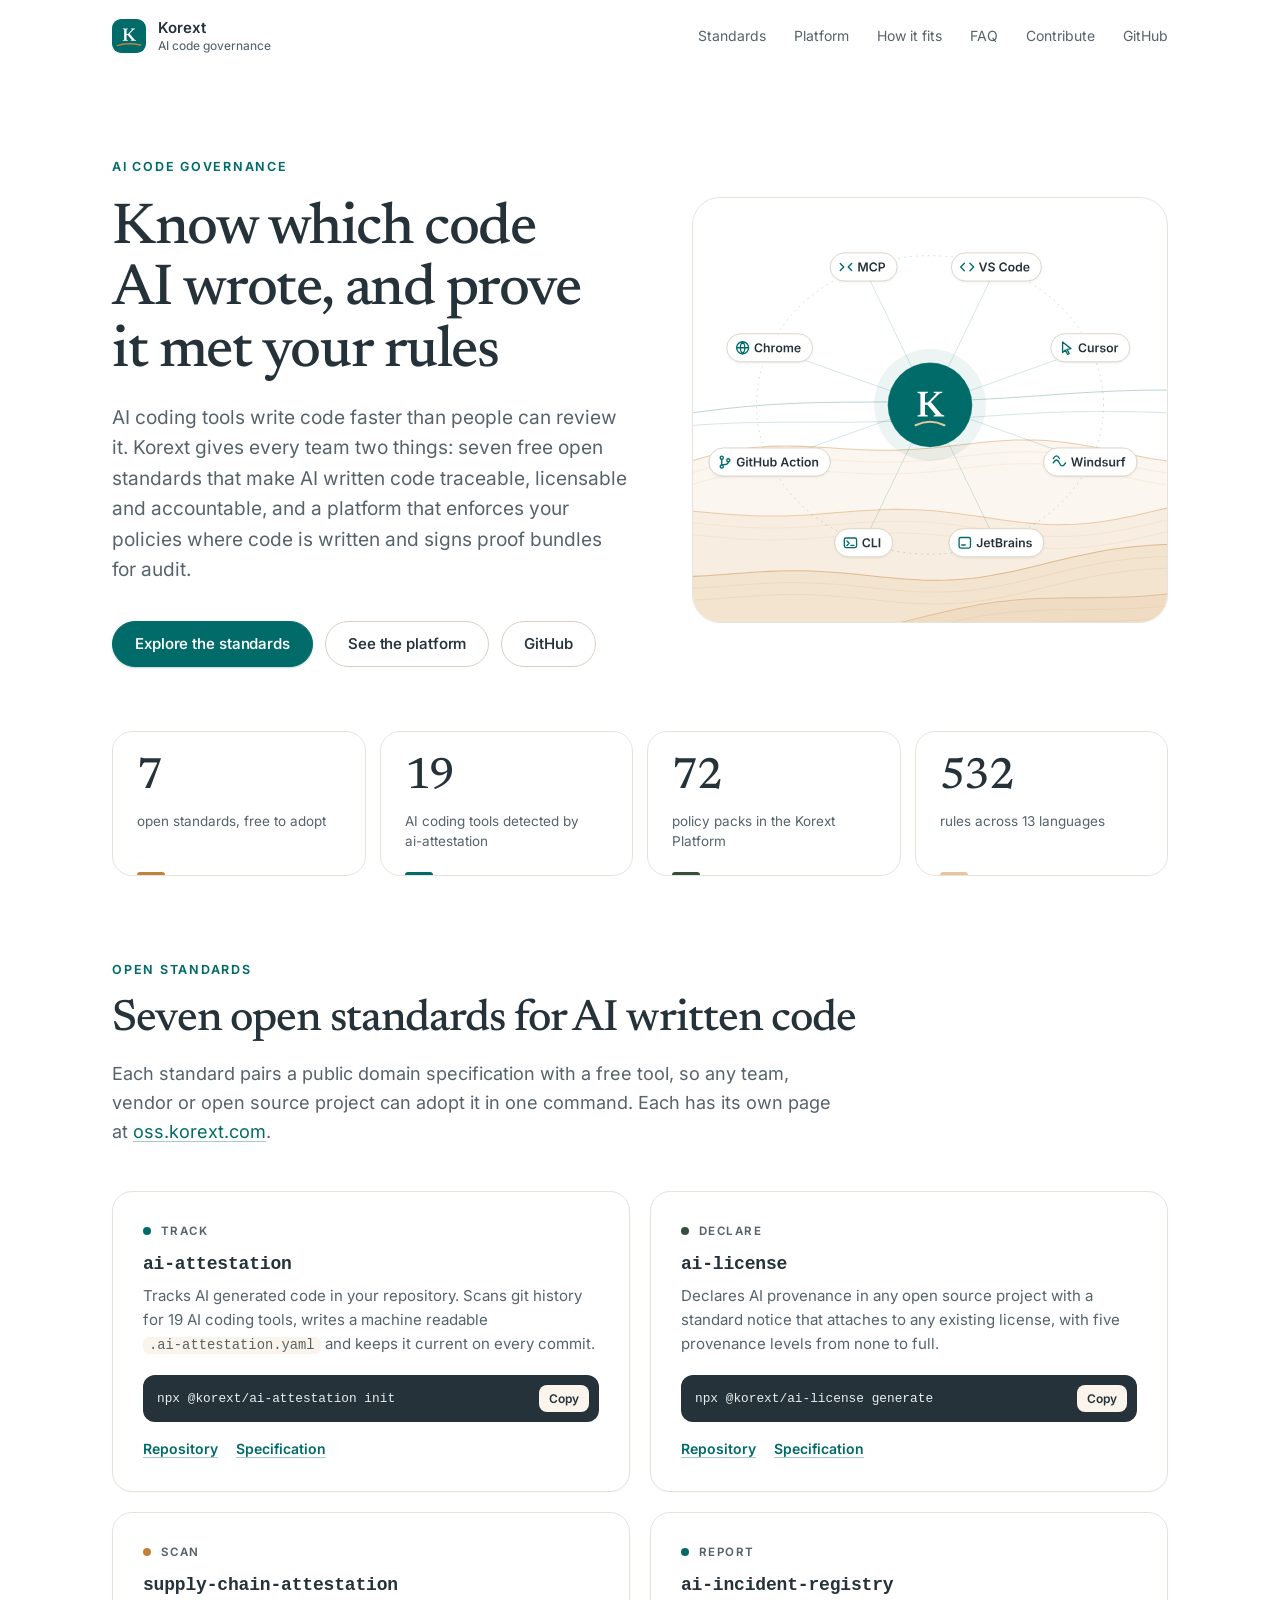
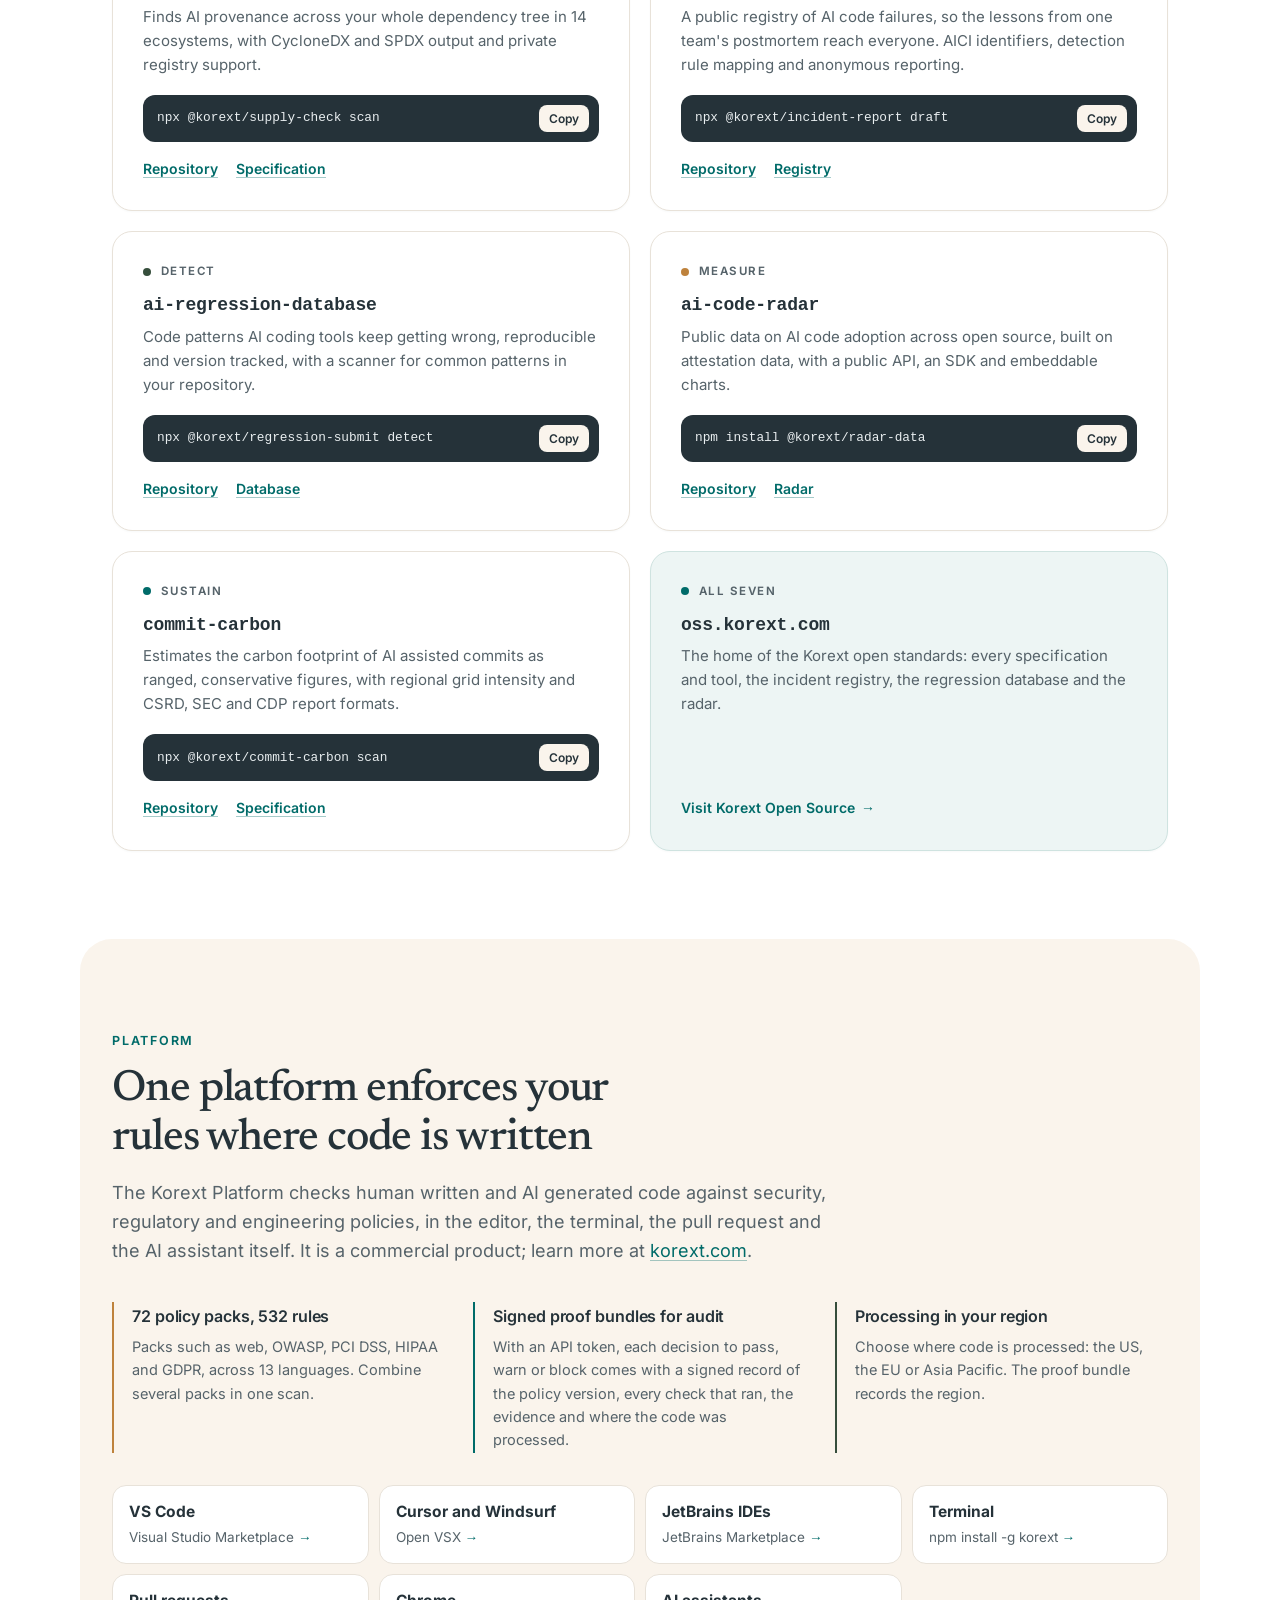
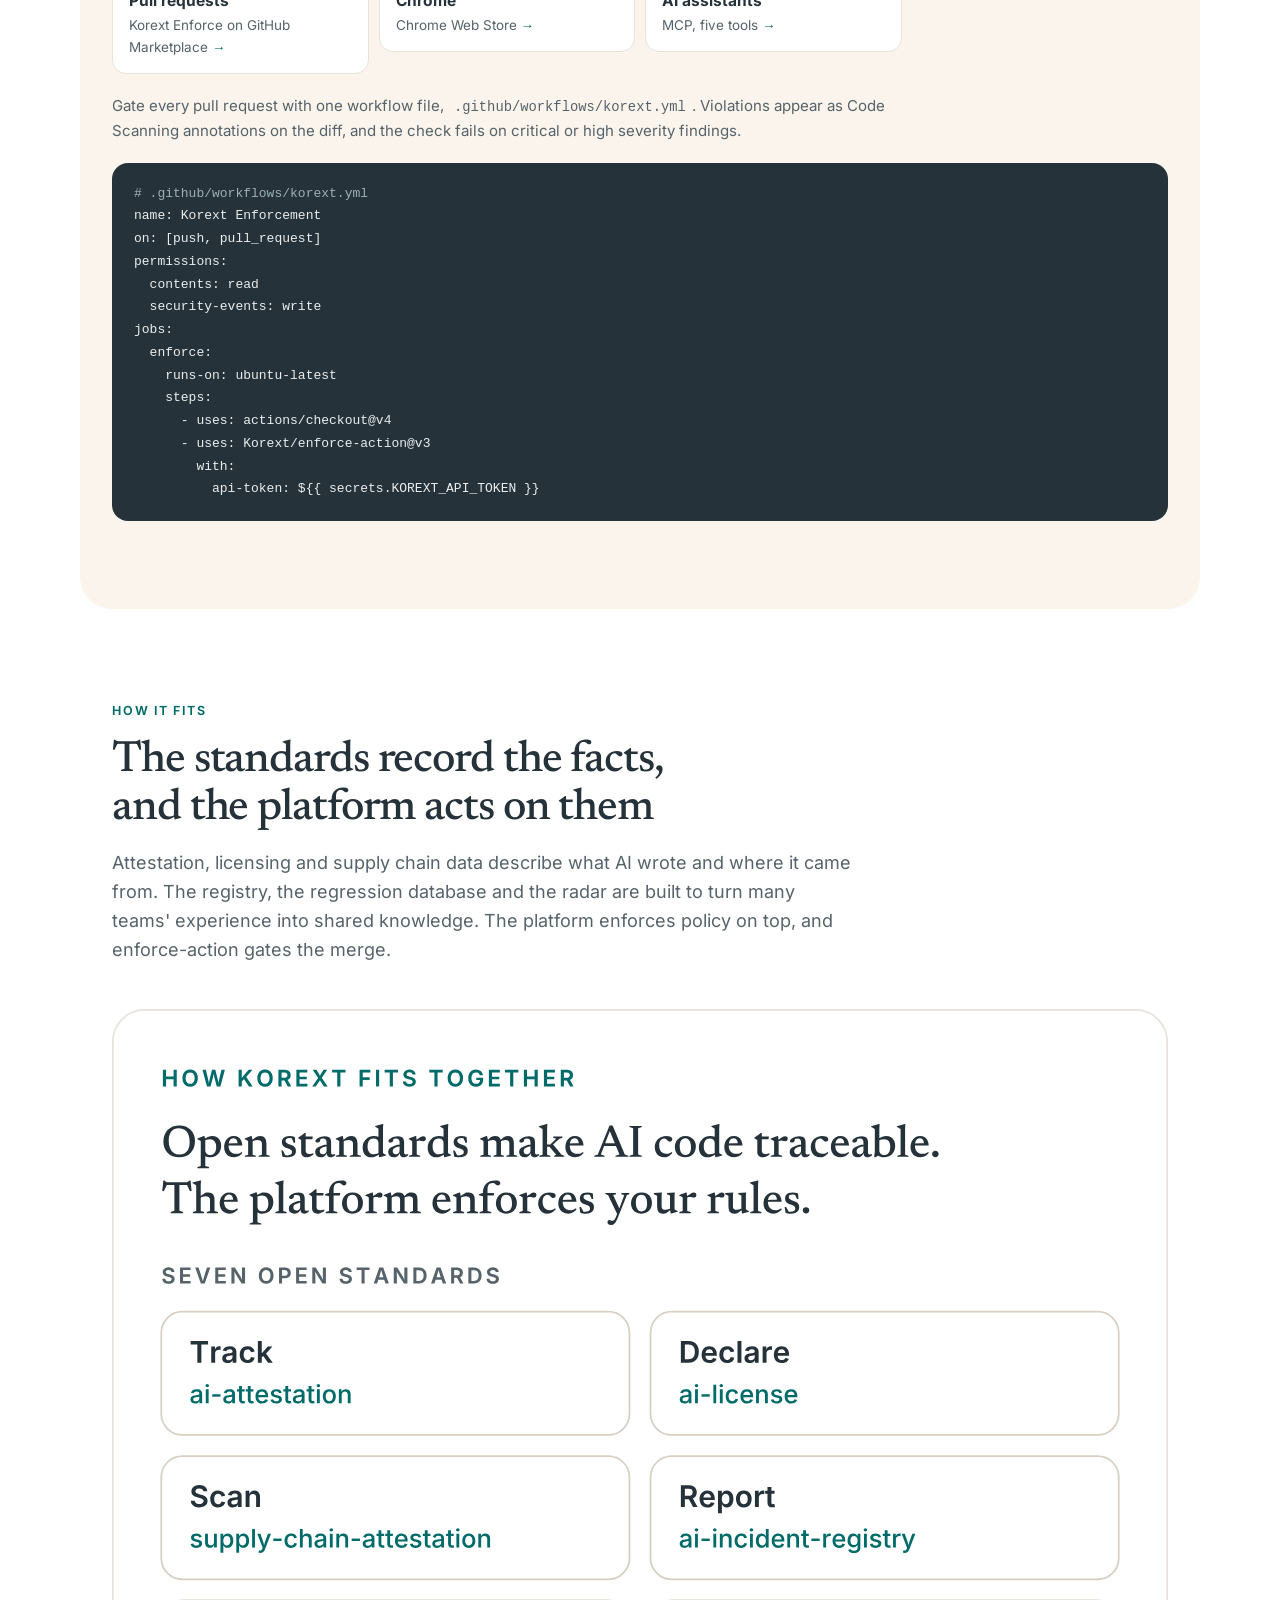
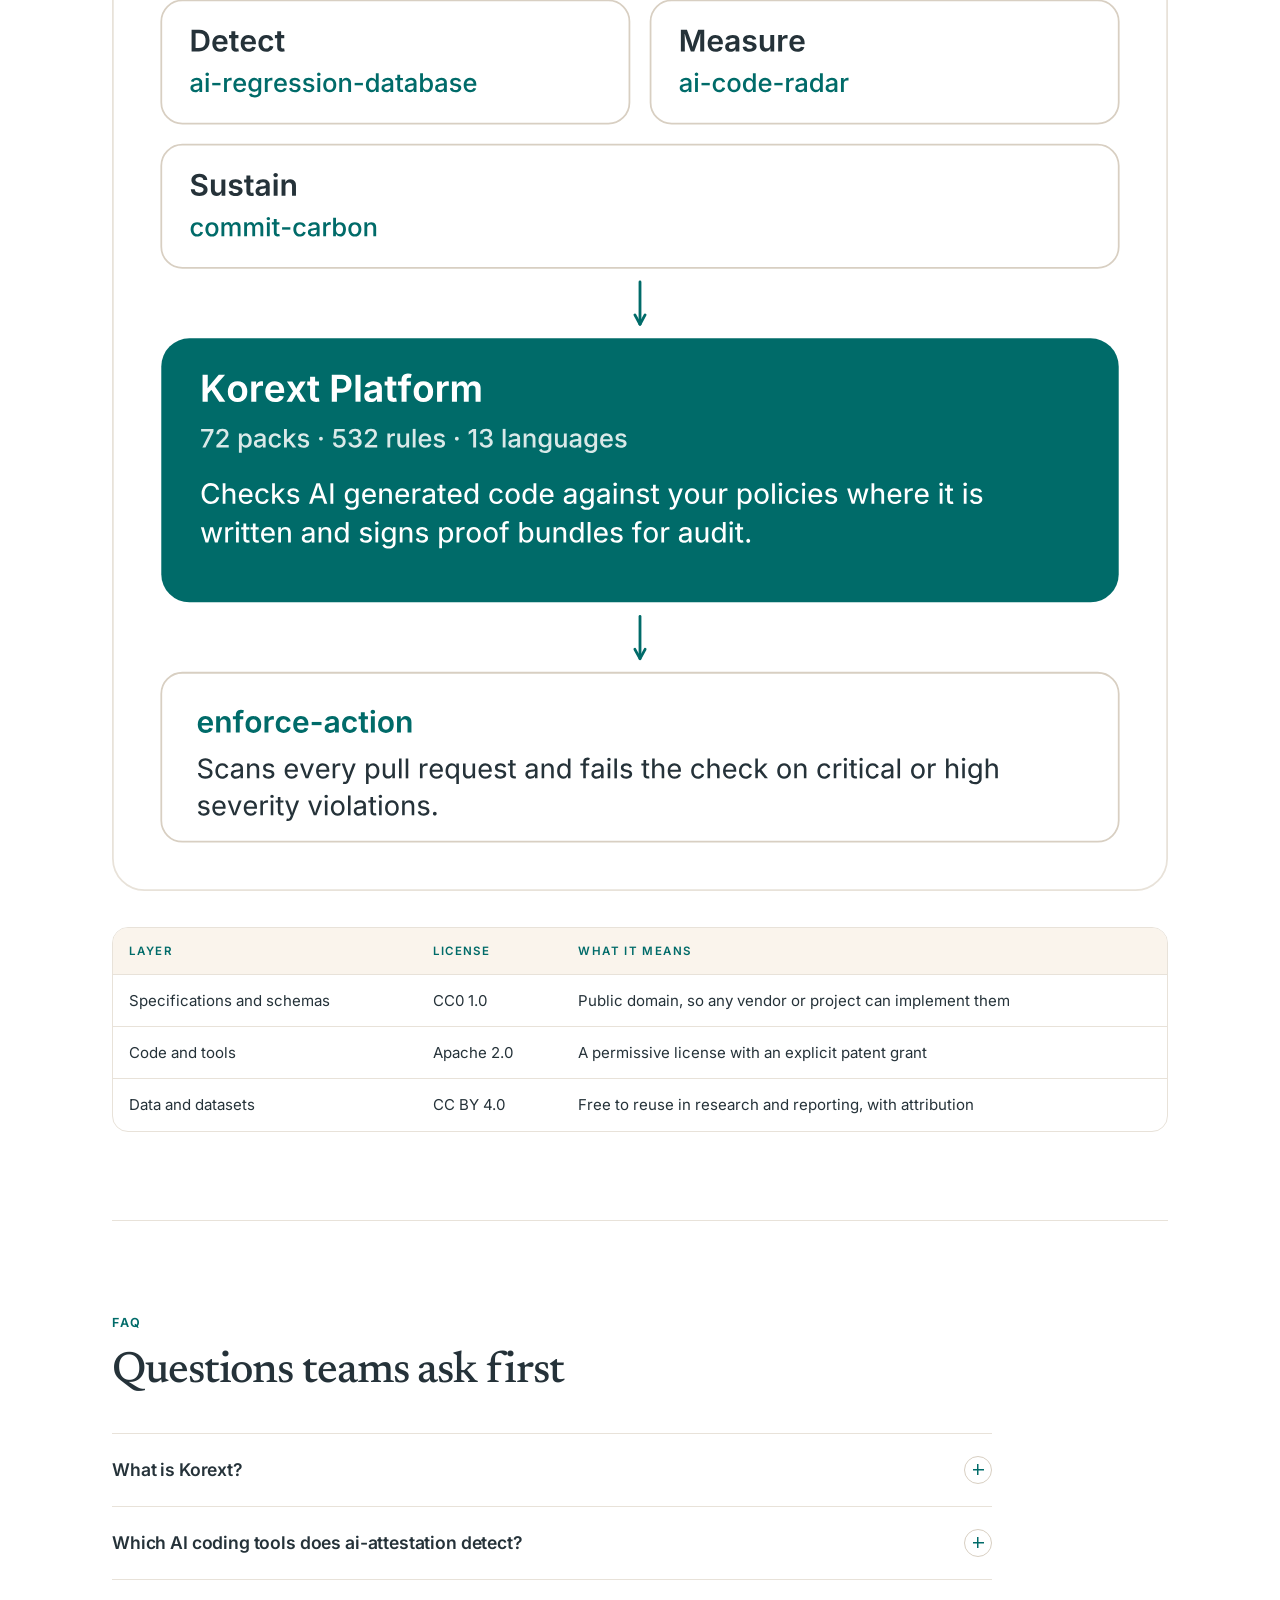
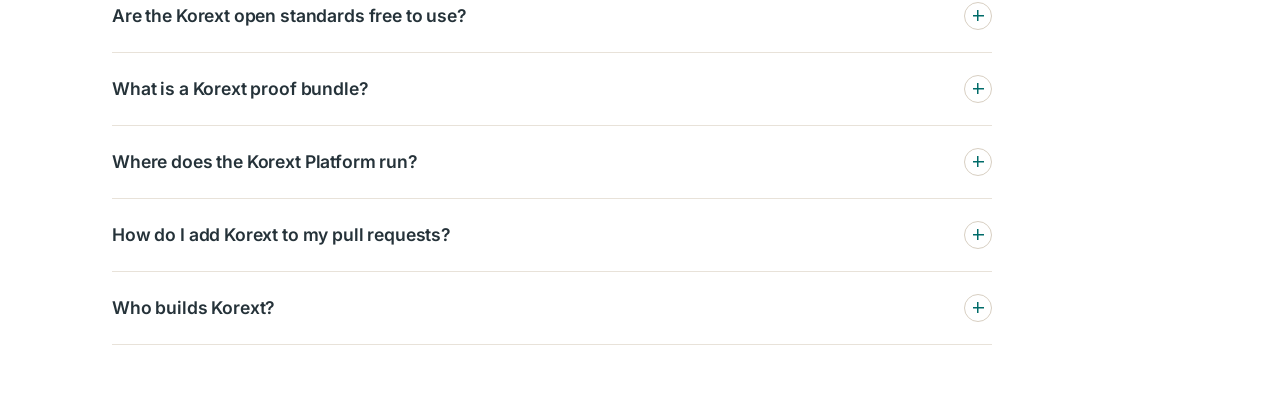
<file: index.html>
<!DOCTYPE html>
<html lang="en">
<head>
<meta charset="utf-8">
<meta name="viewport" content="width=device-width, initial-scale=1">
<title>Korext | Open standards and a platform for AI generated code</title>
<meta name="description" content="Seven free open standards to track, license and audit AI generated code, and the Korext Platform, which enforces your policies with signed proof.">
<meta name="keywords" content="Korext, AI code governance, AI generated code, AI attestation, AI provenance, AI code provenance, AI license notice, software supply chain, SBOM, CycloneDX, SPDX, AI incident registry, AI coding regressions, AI code adoption, carbon footprint of AI code, CSRD, proof bundle, policy as code, code scanning, GitHub Action, MCP, VS Code extension, Cursor, Windsurf, JetBrains, Claude Code, GitHub Copilot, open standards, CC0, Apache 2.0, Tom Bruno">
<meta name="author" content="Korext">
<meta name="robots" content="index, follow, max-image-preview:large">
<link rel="canonical" href="https://korext.github.io/">
<link rel="icon" href="/favicon.svg" type="image/svg+xml">
<link rel="icon" href="/favicon-48.png" sizes="48x48" type="image/png">
<link rel="apple-touch-icon" href="/apple-touch-icon.png">
<link rel="manifest" href="/site.webmanifest">
<link rel="alternate" type="text/markdown" href="/llms.txt" title="Summary for AI agents">
<link rel="alternate" type="text/markdown" href="/llms-full.txt" title="Full text for AI agents">
<meta name="theme-color" content="#FFFFFF">

<meta property="og:type" content="website">
<meta property="og:site_name" content="Korext">
<meta property="og:locale" content="en_US">
<meta property="og:title" content="Korext | Open standards and a platform for AI generated code">
<meta property="og:description" content="Seven free open standards to track, license and audit AI generated code, and a platform that enforces your policies with signed proof.">
<meta property="og:url" content="https://korext.github.io/">
<meta property="og:image" content="https://korext.github.io/og.png">
<meta property="og:image:width" content="1200">
<meta property="og:image:height" content="630">
<meta property="og:image:alt" content="Korext: open standards and a platform for AI generated code. Know which code AI wrote, and prove it met your rules.">
<meta name="twitter:card" content="summary_large_image">
<meta name="twitter:title" content="Korext | Open standards and a platform for AI generated code">
<meta name="twitter:description" content="Seven free open standards to track, license and audit AI generated code, and a platform that enforces your policies with signed proof.">
<meta name="twitter:image" content="https://korext.github.io/og.png">
<meta name="twitter:image:alt" content="Korext: open standards and a platform for AI generated code. Know which code AI wrote, and prove it met your rules.">

<script type="application/ld+json">
{
  "@context": "https://schema.org",
  "@graph": [
    {
      "@type": "Organization",
      "@id": "https://korext.github.io/#organization",
      "name": "Korext",
      "url": "https://korext.com",
      "logo": "https://korext.github.io/icon-512.png",
      "description": "Korext builds open standards and a governance platform for AI generated code.",
      "email": "maintainers@korext.com",
      "foundingDate": "2024",
      "founder": {
        "@id": "https://tbrunoh.github.io/#person"
      },
      "sameAs": [
        "https://github.com/korext",
        "https://oss.korext.com",
        "https://www.linkedin.com/company/korext",
        "https://www.youtube.com/@Korext-ai"
      ]
    },
    {
      "@type": "Person",
      "@id": "https://tbrunoh.github.io/#person",
      "name": "Tom Bruno",
      "url": "https://tbrunoh.github.io/",
      "sameAs": [
        "https://github.com/tombruno-korext",
        "https://github.com/tbrunoh",
        "https://www.linkedin.com/in/tbrunoh"
      ]
    },
    {
      "@type": "WebSite",
      "@id": "https://korext.github.io/#website",
      "url": "https://korext.github.io/",
      "name": "Korext",
      "publisher": {
        "@id": "https://korext.github.io/#organization"
      },
      "inLanguage": "en-US"
    },
    {
      "@type": "WebPage",
      "@id": "https://korext.github.io/#webpage",
      "url": "https://korext.github.io/",
      "name": "Korext | Open standards and a platform for AI generated code",
      "description": "Seven free open standards to track, license and audit AI generated code, and the Korext Platform, which enforces your policies with signed proof.",
      "datePublished": "2026-11-25T20:30:00-08:00",
      "dateModified": "2026-11-25T20:30:00-08:00",
      "inLanguage": "en-US",
      "isPartOf": {
        "@id": "https://korext.github.io/#website"
      },
      "about": {
        "@id": "https://korext.github.io/#organization"
      },
      "primaryImageOfPage": "https://korext.github.io/og.png"
    },
    {
      "@type": "SoftwareApplication",
      "@id": "https://korext.github.io/#platform",
      "name": "Korext Platform",
      "applicationCategory": "DeveloperApplication",
      "description": "Enforces security, regulatory and engineering policies on human written and AI generated code with 72 policy packs and 532 rules across 13 languages, and signs proof bundles for audit. Runs in VS Code, Cursor, Windsurf, JetBrains IDEs, the terminal, GitHub pull requests, Chrome and MCP.",
      "url": "https://korext.com",
      "downloadUrl": "https://www.npmjs.com/package/korext",
      "publisher": {
        "@id": "https://korext.github.io/#organization"
      }
    },
    {
      "@type": "ItemList",
      "@id": "https://korext.github.io/#standards",
      "name": "Korext Open Standards",
      "numberOfItems": 7,
      "itemListElement": [
        { "@type": "ListItem", "position": 1, "item": { "@type": "SoftwareSourceCode", "name": "ai-attestation", "description": "Tracks AI generated code in a repository and detects 19 AI coding tools from git history.", "codeRepository": "https://github.com/korext/ai-attestation", "url": "https://oss.korext.com/ai-attestation", "programmingLanguage": "JavaScript", "runtimePlatform": "Node.js", "license": "https://www.apache.org/licenses/LICENSE-2.0", "publisher": { "@id": "https://korext.github.io/#organization" } } },
        { "@type": "ListItem", "position": 2, "item": { "@type": "SoftwareSourceCode", "name": "ai-license", "description": "Declares AI provenance in any open source project with a standard notice that attaches to any license.", "codeRepository": "https://github.com/korext/ai-license", "url": "https://oss.korext.com/ai-license", "programmingLanguage": "JavaScript", "runtimePlatform": "Node.js", "license": "https://www.apache.org/licenses/LICENSE-2.0", "publisher": { "@id": "https://korext.github.io/#organization" } } },
        { "@type": "ListItem", "position": 3, "item": { "@type": "SoftwareSourceCode", "name": "supply-chain-attestation", "description": "Finds AI provenance across a dependency tree in 14 ecosystems, with CycloneDX and SPDX output.", "codeRepository": "https://github.com/korext/supply-chain-attestation", "url": "https://oss.korext.com/supply-chain", "programmingLanguage": "JavaScript", "runtimePlatform": "Node.js", "license": "https://www.apache.org/licenses/LICENSE-2.0", "publisher": { "@id": "https://korext.github.io/#organization" } } },
        { "@type": "ListItem", "position": 4, "item": { "@type": "SoftwareSourceCode", "name": "ai-incident-registry", "description": "A public registry and open standard for AI code failures, with AICI identifiers and detection rule mapping.", "codeRepository": "https://github.com/korext/ai-incident-registry", "url": "https://oss.korext.com/incidents", "programmingLanguage": "JavaScript", "runtimePlatform": "Node.js", "license": "https://www.apache.org/licenses/LICENSE-2.0", "publisher": { "@id": "https://korext.github.io/#organization" } } },
        { "@type": "ListItem", "position": 5, "item": { "@type": "SoftwareSourceCode", "name": "ai-regression-database", "description": "A public corpus of code patterns AI coding tools consistently get wrong, with a scanner for your repository.", "codeRepository": "https://github.com/korext/ai-regression-database", "url": "https://oss.korext.com/regressions", "programmingLanguage": "JavaScript", "runtimePlatform": "Node.js", "license": "https://www.apache.org/licenses/LICENSE-2.0", "publisher": { "@id": "https://korext.github.io/#organization" } } },
        { "@type": "ListItem", "position": 6, "item": { "@type": "SoftwareSourceCode", "name": "ai-code-radar", "description": "Public data on AI code adoption across open source, with an API and embeddable charts.", "codeRepository": "https://github.com/korext/ai-code-radar", "url": "https://oss.korext.com/radar", "programmingLanguage": "JavaScript", "runtimePlatform": "Node.js", "license": "https://www.apache.org/licenses/LICENSE-2.0", "publisher": { "@id": "https://korext.github.io/#organization" } } },
        { "@type": "ListItem", "position": 7, "item": { "@type": "SoftwareSourceCode", "name": "commit-carbon", "description": "Estimates the carbon footprint of AI assisted commits, with CSRD, SEC and CDP report formats.", "codeRepository": "https://github.com/korext/commit-carbon", "url": "https://oss.korext.com/commit-carbon", "programmingLanguage": "JavaScript", "runtimePlatform": "Node.js", "license": "https://www.apache.org/licenses/LICENSE-2.0", "publisher": { "@id": "https://korext.github.io/#organization" } } }
      ]
    },
    {
      "@type": "FAQPage",
      "@id": "https://korext.github.io/#faq",
      "mainEntity": [
        { "@type": "Question", "name": "What is Korext?", "acceptedAnswer": { "@type": "Answer", "text": "Korext makes AI generated code accountable. It publishes seven open standards that make AI written software traceable, licensable and accountable, and runs the Korext Platform, which enforces your policies where code is written and signs proof bundles for audit." } },
        { "@type": "Question", "name": "Which AI coding tools does ai-attestation detect?", "acceptedAnswer": { "@type": "Answer", "text": "Nineteen: GitHub Copilot, Cursor, Claude Code, Windsurf, Codeium, Aider, Devin, OpenHands, Amazon Q Developer, OpenAI Codex CLI, Gemini Code Assist, JetBrains AI, Sourcegraph Cody, Tabnine, Replit AI, Cline, Continue, GPT Engineer and Bolt. It reads publicly observable signals such as co-author trailers, commit messages and git config." } },
        { "@type": "Question", "name": "Are the Korext open standards free to use?", "acceptedAnswer": { "@type": "Answer", "text": "Yes. Specifications and schemas are CC0 1.0 (public domain), code and tools are Apache 2.0, and data is CC BY 4.0. The Korext Platform is a separate commercial product." } },
        { "@type": "Question", "name": "What is a Korext proof bundle?", "acceptedAnswer": { "@type": "Answer", "text": "A signed record of one governance decision, issued when you scan with an API token: whether the change passed, warned or was blocked, which policy version was active, every check that ran, the evidence, and where the code was processed. It can be exported for audits and incident reviews." } },
        { "@type": "Question", "name": "Where does the Korext Platform run?", "acceptedAnswer": { "@type": "Answer", "text": "In VS Code, in Cursor and Windsurf through Open VSX, in JetBrains IDEs, in the terminal through the korext CLI on npm, in GitHub pull requests through the Korext Enforce action, in Chrome, and in AI assistants through MCP. Processing can run in the US, the EU or Asia Pacific." } },
        { "@type": "Question", "name": "How do I add Korext to my pull requests?", "acceptedAnswer": { "@type": "Answer", "text": "Add a workflow that uses Korext/enforce-action@v3. It installs the Korext CLI, scans the code with the policy packs you choose, uploads the results to GitHub Code Scanning so violations appear on the pull request, and fails the check on critical or high severity findings." } },
        { "@type": "Question", "name": "Who builds Korext?", "acceptedAnswer": { "@type": "Answer", "text": "Korext was founded by Tom Bruno, who is lead maintainer of the open standards. Contributors are welcome on every standard; write to maintainers@korext.com." } }
      ]
    }
  ]
}
</script>

<link rel="preload" href="/assets/fonts/newsreader-latin-wght-normal.woff2" as="font" type="font/woff2" crossorigin>
<link rel="preload" href="/assets/fonts/inter-latin-wght-normal.woff2" as="font" type="font/woff2" crossorigin>
<link rel="stylesheet" href="/assets/korext.css?v=20261125a">
</head>
<body>
<header class="topbar">
  <div class="wrap">
    <nav aria-label="Primary">
    <a class="mark" href="#top"><img src="/favicon.svg" alt="" width="34" height="34"><span>Korext<small>AI code governance</small></span></a>
    <div class="links"><a href="#standards">Standards</a><a href="#platform">Platform</a><a href="#how">How it fits</a><a href="#faq">FAQ</a><a href="#contribute">Contribute</a><a href="https://github.com/korext">GitHub</a></div>
  </nav>
  </div>
</header>
<main class="wrap">

  <header class="hero" id="top">
    <div>
      <div class="eyebrow rise">AI code governance</div>
      <h1 class="statement rise d1">Know which code AI wrote, and prove it met your rules</h1>
      <p class="lede rise d2">AI coding tools write code faster than people can review it. Korext gives every team two things: seven free open standards that make AI written code traceable, licensable and accountable, and a platform that enforces your policies where code is written and signs proof bundles for audit.</p>
      <div class="cta rise d2">
        <a class="btn primary" href="#standards">Explore the standards</a>
        <a class="btn" href="#platform">See the platform</a>
        <a class="btn" href="https://github.com/korext">GitHub</a>
      </div>
    </div>
    <div class="hero-art rise d1">
      <picture><source media="(max-width: 640px)" srcset="/assets/hero-mobile.svg" width="440" height="430"><img src="/assets/hero.svg" width="560" height="500" alt="The Korext mark at the center of the places it runs: VS Code, Cursor, Windsurf, JetBrains, the CLI, the GitHub Action, Chrome and MCP." fetchpriority="high" decoding="async"></picture>
    </div>
  </header>

  <div class="stats four rise d3" role="list" aria-label="Korext at a glance">
    <div class="stat" role="listitem"><b>7</b><span>open standards, free to adopt</span></div>
    <div class="stat" role="listitem"><b>19</b><span>AI coding tools detected by <span class="nw">ai-attestation</span></span></div>
    <div class="stat" role="listitem"><b>72</b><span>policy packs in the Korext Platform</span></div>
    <div class="stat" role="listitem"><b>532</b><span>rules across 13 languages</span></div>
  </div>

  <section id="standards" aria-labelledby="standards-h">
    <div class="eyebrow">Open standards</div>
    <h2 id="standards-h">Seven open standards for AI written code</h2>
    <p class="intro">Each standard pairs a public domain specification with a free tool, so any team, vendor or open source project can adopt it in one command. Each has its own page at <a href="https://oss.korext.com">oss.korext.com</a>.</p>
    <div class="std">
      <div class="card">
        <span class="tag t-tide">Track</span>
        <h3>ai-attestation</h3>
        <p>Tracks AI generated code in your repository. Scans git history for 19 AI coding tools, writes a machine readable <code class="inline">.ai-attestation.yaml</code> and keeps it current on every commit.</p>
        <div class="cmd"><code>npx @korext/ai-attestation init</code><button type="button" aria-label="Copy the ai-attestation command">Copy</button></div>
        <div class="more"><a href="https://github.com/korext/ai-attestation">Repository</a><a href="https://oss.korext.com/ai-attestation">Specification</a></div>
      </div>
      <div class="card">
        <span class="tag t-canopy">Declare</span>
        <h3>ai-license</h3>
        <p>Declares AI provenance in any open source project with a standard notice that attaches to any existing license, with five provenance levels from none to full.</p>
        <div class="cmd"><code>npx @korext/ai-license generate</code><button type="button" aria-label="Copy the ai-license command">Copy</button></div>
        <div class="more"><a href="https://github.com/korext/ai-license">Repository</a><a href="https://oss.korext.com/ai-license">Specification</a></div>
      </div>
      <div class="card">
        <span class="tag t-gold">Scan</span>
        <h3>supply-chain-attestation</h3>
        <p>Finds AI provenance across your whole dependency tree in 14 ecosystems, with CycloneDX and SPDX output and private registry support.</p>
        <div class="cmd"><code>npx @korext/supply-check scan</code><button type="button" aria-label="Copy the supply-check command">Copy</button></div>
        <div class="more"><a href="https://github.com/korext/supply-chain-attestation">Repository</a><a href="https://oss.korext.com/supply-chain">Specification</a></div>
      </div>
      <div class="card">
        <span class="tag t-tide">Report</span>
        <h3>ai-incident-registry</h3>
        <p>A public registry of AI code failures, so the lessons from one team's postmortem reach everyone. AICI identifiers, detection rule mapping and anonymous reporting.</p>
        <div class="cmd"><code>npx @korext/incident-report draft</code><button type="button" aria-label="Copy the incident-report command">Copy</button></div>
        <div class="more"><a href="https://github.com/korext/ai-incident-registry">Repository</a><a href="https://oss.korext.com/incidents">Registry</a></div>
      </div>
      <div class="card">
        <span class="tag t-canopy">Detect</span>
        <h3>ai-regression-database</h3>
        <p>Code patterns AI coding tools keep getting wrong, reproducible and version tracked, with a scanner for common patterns in your repository.</p>
        <div class="cmd"><code>npx @korext/regression-submit detect</code><button type="button" aria-label="Copy the regression-submit command">Copy</button></div>
        <div class="more"><a href="https://github.com/korext/ai-regression-database">Repository</a><a href="https://oss.korext.com/regressions">Database</a></div>
      </div>
      <div class="card">
        <span class="tag t-gold">Measure</span>
        <h3>ai-code-radar</h3>
        <p>Public data on AI code adoption across open source, built on attestation data, with a public API, an SDK and embeddable charts.</p>
        <div class="cmd"><code>npm install @korext/radar-data</code><button type="button" aria-label="Copy the radar-data command">Copy</button></div>
        <div class="more"><a href="https://github.com/korext/ai-code-radar">Repository</a><a href="https://oss.korext.com/radar">Radar</a></div>
      </div>
      <div class="card">
        <span class="tag t-tide">Sustain</span>
        <h3>commit-carbon</h3>
        <p>Estimates the carbon footprint of AI assisted commits as ranged, conservative figures, with regional grid intensity and CSRD, SEC and CDP report formats.</p>
        <div class="cmd"><code>npx @korext/commit-carbon scan</code><button type="button" aria-label="Copy the commit-carbon command">Copy</button></div>
        <div class="more"><a href="https://github.com/korext/commit-carbon">Repository</a><a href="https://oss.korext.com/commit-carbon">Specification</a></div>
      </div>
      <a class="card home" href="https://oss.korext.com">
        <span class="tag t-tide">All seven</span>
        <h3>oss.korext.com</h3>
        <p>The home of the Korext open standards: every specification and tool, the incident registry, the regression database and the radar.</p>
        <span class="go t-tide">Visit Korext Open Source</span>
      </a>
    </div>
  </section>

  <section id="platform" class="warm" aria-labelledby="platform-h">
    <div class="eyebrow">Platform</div>
    <h2 id="platform-h">One platform enforces your rules where code is written</h2>
    <p class="intro">The Korext Platform checks human written and AI generated code against security, regulatory and engineering policies, in the editor, the terminal, the pull request and the AI assistant itself. It is a commercial product; learn more at <a href="https://korext.com">korext.com</a>.</p>
    <div class="points">
      <div><h3 class="minor">72 policy packs, 532 rules</h3><p>Packs such as web, OWASP, PCI DSS, HIPAA and GDPR, across 13 languages. Combine several packs in one scan.</p></div>
      <div><h3 class="minor">Signed proof bundles for audit</h3><p>With an API token, each decision to pass, warn or block comes with a signed record of the policy version, every check that ran, the evidence and where the code was processed.</p></div>
      <div><h3 class="minor">Processing in your region</h3><p>Choose where code is processed: the US, the EU or Asia Pacific. The proof bundle records the region.</p></div>
    </div>
    <ul class="surfaces" aria-label="Where the Korext Platform runs">
      <li><a href="https://marketplace.visualstudio.com/items?itemName=Korext.korext"><b>VS Code</b><span>Visual Studio Marketplace</span></a></li>
      <li><a href="https://open-vsx.org/extension/Korext/korext"><b>Cursor and Windsurf</b><span>Open VSX</span></a></li>
      <li><a href="https://plugins.jetbrains.com/plugin/30716-korext"><b>JetBrains IDEs</b><span>JetBrains Marketplace</span></a></li>
      <li><a href="https://www.npmjs.com/package/korext"><b>Terminal</b><span>npm install -g korext</span></a></li>
      <li><a href="https://github.com/marketplace/actions/korext-enforce"><b>Pull requests</b><span>Korext Enforce on GitHub Marketplace</span></a></li>
      <li><a href="https://chromewebstore.google.com/detail/korext-ai-code-governance/binigmpigofmlbcpacfknghdilflhccl"><b>Chrome</b><span>Chrome Web Store</span></a></li>
      <li><a href="https://korext.com/mcp"><b>AI assistants</b><span>MCP, five tools</span></a></li>
    </ul>
    <p class="note">Gate every pull request with one workflow file, <code class="inline">.github/workflows/korext.yml</code>. Violations appear as Code Scanning annotations on the diff, and the check fails on critical or high severity findings.</p>
<pre aria-label="Example GitHub workflow for Korext Enforce"><span class="c"># .github/workflows/korext.yml</span>
name: Korext Enforcement
on: [push, pull_request]
permissions:
  contents: read
  security-events: write
jobs:
  enforce:
    runs-on: ubuntu-latest
    steps:
      - uses: actions/checkout@v4
      - uses: Korext/enforce-action@v3
        with:
          api-token: ${{ secrets.KOREXT_API_TOKEN }}</pre>
  </section>

  <section id="how" aria-labelledby="how-h">
    <div class="eyebrow">How it fits</div>
    <h2 id="how-h">The standards record the facts, and the platform acts on them</h2>
    <p class="intro">Attestation, licensing and supply chain data describe what AI wrote and where it came from. The registry, the regression database and the radar are built to turn many teams' experience into shared knowledge. The platform enforces policy on top, and enforce-action gates the merge.</p>
    <figure><picture><source media="(max-width: 640px)" srcset="/assets/stack-mobile.svg" width="600" height="842"><img src="/assets/stack.svg" width="1000" height="490" loading="lazy" alt="How Korext fits together: seven open standards (ai-attestation, ai-license, supply-chain-attestation, ai-incident-registry, ai-regression-database, ai-code-radar, commit-carbon) feed the Korext Platform, which checks AI generated code against 72 policy packs and 532 rules in 13 languages and signs proof bundles for audit, and enforce-action, which scans every pull request and fails the check on critical or high severity violations."></picture></figure>
    <div class="table lic">
      <table>
        <thead><tr><th>Layer</th><th>License</th><th>What it means</th></tr></thead>
        <tbody>
          <tr><td>Specifications and schemas</td><td>CC0 1.0</td><td>Public domain, so any vendor or project can implement them</td></tr>
          <tr><td>Code and tools</td><td>Apache 2.0</td><td>A permissive license with an explicit patent grant</td></tr>
          <tr><td>Data and datasets</td><td>CC BY 4.0</td><td>Free to reuse in research and reporting, with attribution</td></tr>
        </tbody>
      </table>
    </div>
  </section>

  <section id="faq" aria-labelledby="faq-h">
    <div class="eyebrow">FAQ</div>
    <h2 id="faq-h">Questions teams ask first</h2>
    <div class="faq">
      <details><summary>What is Korext?</summary><p>Korext makes AI generated code accountable. It publishes seven open standards that make AI written software traceable, licensable and accountable, and runs the Korext Platform, which enforces your policies where code is written and signs proof bundles for audit.</p></details>
      <details><summary>Which AI coding tools does ai-attestation detect?</summary><p>Nineteen: GitHub Copilot, Cursor, Claude Code, Windsurf, Codeium, Aider, Devin, OpenHands, Amazon Q Developer, OpenAI Codex CLI, Gemini Code Assist, JetBrains AI, Sourcegraph Cody, Tabnine, Replit AI, Cline, Continue, GPT Engineer and Bolt. It reads publicly observable signals such as co-author trailers, commit messages and git config. <a href="https://github.com/korext/ai-attestation/blob/main/CONTRIBUTING.md">Add a tool</a>.</p></details>
      <details><summary>Are the Korext open standards free to use?</summary><p>Yes. Specifications and schemas are CC0 1.0 (public domain), code and tools are Apache 2.0, and data is CC BY 4.0. The Korext Platform is a separate commercial product.</p></details>
      <details><summary>What is a Korext proof bundle?</summary><p>A signed record of one governance decision, issued when you scan with an API token: whether the change passed, warned or was blocked, which policy version was active, every check that ran, the evidence, and where the code was processed. It can be exported for audits and incident reviews.</p></details>
      <details><summary>Where does the Korext Platform run?</summary><p>In VS Code, in Cursor and Windsurf through Open VSX, in JetBrains IDEs, in the terminal through the <a href="https://www.npmjs.com/package/korext">korext CLI</a> on npm, in GitHub pull requests through the <a href="https://github.com/marketplace/actions/korext-enforce">Korext Enforce</a> action, in Chrome, and in AI assistants through <a href="https://korext.com/mcp">MCP</a>. Processing can run in the US, the EU or Asia Pacific.</p></details>
      <details><summary>How do I add Korext to my pull requests?</summary><p>Add a workflow that uses <code class="inline">Korext/enforce-action@v3</code>. It installs the Korext CLI, scans the code with the policy packs you choose, uploads the results to GitHub Code Scanning so violations appear on the pull request, and fails the check on critical or high severity findings. See <a href="https://github.com/korext/enforce-action">enforce-action</a>.</p></details>
      <details><summary>Who builds Korext?</summary><p>Korext was founded by <a href="https://tbrunoh.github.io/">Tom Bruno</a>, who is lead maintainer of the open standards. Contributors are welcome on every standard; write to <a href="mailto:maintainers@korext.com">maintainers@korext.com</a>.</p></details>
    </div>
  </section>

  <section id="contribute" aria-labelledby="contribute-h">
    <div class="eyebrow">Contribute</div>
    <h2 id="contribute-h">Help build the standards</h2>
    <p class="intro">The standards get better with every team that uses them. Each standard's repository has a CONTRIBUTING guide, and three contributions make a difference straight away.</p>
    <div class="grid">
      <a class="card" href="https://github.com/korext/ai-attestation/blob/main/CONTRIBUTING.md">
        <span class="tag t-tide">ai-attestation</span>
        <h3>Add an AI coding tool</h3>
        <p>Teach ai-attestation to recognize a tool it does not detect yet, from the signals that tool leaves in git.</p>
        <span class="go t-tide">Contributing guide</span>
      </a>
      <a class="card" href="https://oss.korext.com/incidents">
        <span class="tag t-canopy">ai-incident-registry</span>
        <h3>Report an incident</h3>
        <p>Share what went wrong when AI generated code failed, anonymously if you prefer, so other teams avoid it.</p>
        <span class="go t-canopy">Open the registry</span>
      </a>
      <a class="card" href="https://oss.korext.com/regressions">
        <span class="tag t-gold">ai-regression-database</span>
        <h3>Document a regression</h3>
        <p>Record a pattern an AI coding tool keeps getting wrong, with a reproduction, so scanners can catch it.</p>
        <span class="go t-gold">Open the database</span>
      </a>
    </div>
    <div class="founder">
      <img src="/assets/tom-bruno-128.jpg" alt="Portrait of Tom Bruno" width="56" height="56" loading="lazy">
      <p><b><a href="https://tbrunoh.github.io/">Tom Bruno</a></b> founded Korext and is lead maintainer of the open standards. To become a reviewer or maintainer, write to <a href="mailto:maintainers@korext.com">maintainers@korext.com</a> or meet the <a href="https://oss.korext.com/team">team</a>.</p>
    </div>
  </section>

</main>
<footer id="connect" class="wrap">
  <img class="contours" src="/assets/contours.svg" alt="" width="1200" height="72" loading="lazy">
  <div class="row">
    <div class="who">
      <span>© 2026 Korext · Open standards and a platform for AI generated code</span>
      <span class="aka">Specifications CC0 1.0 · Code Apache 2.0 · Data CC BY 4.0</span>
    </div>
    <div class="links">
      <a href="https://github.com/korext">GitHub</a>
      <a href="https://oss.korext.com">Open standards</a>
      <a href="https://korext.com">Platform</a>
      <a href="https://www.linkedin.com/company/korext">LinkedIn</a>
      <a href="mailto:maintainers@korext.com">Email</a>
    </div>
  </div>
</footer>
<script>
  (function () {
    var bar = document.querySelector('.topbar');
    if (bar) { var on = function () { bar.classList.toggle('scrolled', window.scrollY > 8); }; on(); window.addEventListener('scroll', on, { passive: true }); }
    document.querySelectorAll('.cmd button').forEach(function (b) {
      b.addEventListener('click', function () {
        var t = b.previousElementSibling.textContent;
        var done = function () { b.textContent = 'Copied'; setTimeout(function () { b.textContent = 'Copy'; }, 1600); };
        if (navigator.clipboard) { navigator.clipboard.writeText(t).then(done, function () {}); }
      });
    });
  })();
</script>
</body>
</html>
</file>
<file: assets/korext.css>
/* Coast to Dunes: the identity for korext.github.io, shared with tbrunoh.github.io.
   Lamu Tide leads (mark, links, buttons). Rift Basalt carries text. Mara Gold against Sahara Sand marks
   moments of warmth. Congo Canopy and Rift Basalt give depth. Clean white ground.
   Contrast on white: Tide 6.35, Canopy 9.08, Basalt 13.17, Stone 6.20. Mara Gold is 3.26, so it is used for
   shapes, rules and large display only; Gold Ink (5.53) is used when gold must be small text. */

@font-face {
  font-family: "Newsreader";
  src: url("/assets/fonts/newsreader-latin-wght-normal.woff2") format("woff2");
  font-weight: 200 800; font-style: normal; font-display: swap;
}
@font-face {
  font-family: "Inter";
  src: url("/assets/fonts/inter-latin-wght-normal.woff2") format("woff2");
  font-weight: 100 900; font-style: normal; font-display: swap;
}

:root {
  --tide: #006B69;  --tide-deep: #00524F; --tide-wash: #EDF5F4;
  --canopy: #364E3C;
  --gold: #BE823C;  --gold-ink: #8F5E24;
  --sand: #E8C69F;  --sand-wash: #FAF4EC;
  --basalt: #253239; --stone: #56636A;
  --white: #FFFFFF; --line: #E8E2D9; --line-strong: #D8CFC2;
  --serif: "Newsreader", ui-serif, "New York", "Iowan Old Style", Georgia, serif;
  --sans: "Inter", -apple-system, BlinkMacSystemFont, "SF Pro Text", "Segoe UI", "Helvetica Neue", Arial, sans-serif;
  --mono: ui-monospace, "SF Mono", SFMono-Regular, Menlo, Consolas, monospace;
  --radius: 20px;
  --shadow: 0 1px 2px rgba(37, 50, 57, 0.04), 0 8px 24px rgba(37, 50, 57, 0.06);
  --shadow-lift: 0 2px 4px rgba(37, 50, 57, 0.05), 0 18px 40px rgba(37, 50, 57, 0.10);
  --ease: cubic-bezier(0.2, 0.7, 0.2, 1);
  color-scheme: light;
}

*, *::before, *::after { box-sizing: border-box; margin: 0; padding: 0; }
html { scroll-behavior: smooth; -webkit-text-size-adjust: 100%; text-size-adjust: 100%; }
body {
  background: var(--white); color: var(--basalt);
  font-family: var(--sans); font-size: 16px; line-height: 1.6;
  font-feature-settings: "cv11", "ss01", "ss03";
  -webkit-font-smoothing: antialiased; -moz-osx-font-smoothing: grayscale; text-rendering: optimizeLegibility;
}
img, svg { display: block; max-width: 100%; }
a { color: inherit; text-decoration: none; }
::selection { background: var(--sand); color: var(--basalt); }
:focus-visible { outline: 2px solid var(--tide); outline-offset: 3px; border-radius: 6px; }

.wrap { max-width: 1120px; margin: 0 auto; padding: 0 32px; }

/* Navigation: a quiet, translucent bar that stays in reach */
.topbar {
  position: sticky; top: 0; z-index: 10;
  background: rgba(255, 255, 255, 0.82);
  -webkit-backdrop-filter: saturate(180%) blur(18px); backdrop-filter: saturate(180%) blur(18px);
  border-bottom: 1px solid transparent; transition: border-color .3s var(--ease);
}
.topbar.scrolled { border-bottom-color: var(--line); }
nav { display: flex; justify-content: space-between; align-items: center; height: 72px; }
.mark { display: flex; align-items: center; gap: 12px; font-weight: 600; font-size: 15px; letter-spacing: -0.1px; }
.mark img { width: 34px; height: 34px; border-radius: 9px; }
.mark span { display: flex; flex-direction: column; line-height: 1.25; }
.mark small { font-weight: 450; font-size: 12px; color: var(--stone); letter-spacing: 0; }
.links { display: flex; gap: 28px; font-size: 14px; color: var(--stone); }
.links a { transition: color .2s var(--ease); }
.links a:hover, .links a[aria-current="page"] { color: var(--basalt); }
.crumbs { font-size: 13px; color: var(--stone); }
.crumbs a { color: var(--tide); text-decoration: underline; text-underline-offset: 2px; }
.crumbs a:hover { color: var(--tide-deep); }

/* Type */
.eyebrow {
  font-family: var(--sans); font-size: 12.5px; font-weight: 640; letter-spacing: 0.14em; text-transform: uppercase;
  color: var(--tide); display: inline-flex; align-items: center; gap: 12px;
}
h1, h2, h3, .serif { font-family: var(--serif); font-weight: 500; color: var(--basalt); font-optical-sizing: auto; }
h1 { font-size: clamp(48px, 7.4vw, 92px); line-height: 1.0; letter-spacing: -0.035em; margin: 20px 0 20px; text-wrap: balance; }
h2 { font-size: clamp(30px, 3.8vw, 44px); line-height: 1.1; letter-spacing: -0.025em; margin: 14px 0 16px; max-width: 880px; text-wrap: balance; }
h1.compact { font-size: clamp(44px, 5.6vw, 76px); }
h3 { font-size: 23px; line-height: 1.22; letter-spacing: -0.015em; }
h4, h3.minor { font-family: var(--sans); font-size: 16px; font-weight: 600; line-height: 1.6; letter-spacing: -0.1px; }
.role { font-size: clamp(19px, 2vw, 23px); color: var(--basalt); font-weight: 500; letter-spacing: -0.2px; text-wrap: balance; }
@media (min-width: 861px) { .role { white-space: nowrap; } }
.lede { margin-top: 18px; font-size: 19px; line-height: 1.6; color: var(--stone); max-width: 600px; text-wrap: pretty; }
.lede + .lede { margin-top: 14px; font-size: 17px; }
.intro { color: var(--stone); max-width: 740px; font-size: 18px; line-height: 1.6; text-wrap: pretty; }
.intro + .intro { margin-top: 12px; }
.note { margin-top: 20px; font-size: 15px; color: var(--stone); max-width: 840px; }
.intro a, .note a, details a, .bio a, .meta a, .author a { color: var(--tide); text-decoration: underline; text-decoration-color: rgba(0, 107, 105, 0.35); text-underline-offset: 3px; transition: text-decoration-color .2s var(--ease); }
.intro a:hover, .note a:hover, details a:hover, .bio a:hover, .meta a:hover, .author a:hover { text-decoration-color: var(--tide); }

/* Buttons */
.cta { margin-top: 36px; display: flex; flex-wrap: wrap; gap: 12px; }
.btn {
  display: inline-flex; align-items: center; gap: 8px; height: 46px; padding: 0 22px; border-radius: 999px;
  font-size: 15px; font-weight: 550; letter-spacing: -0.1px; border: 1px solid var(--line-strong); color: var(--basalt); background: var(--white);
  transition: background-color .2s var(--ease), border-color .2s var(--ease), color .2s var(--ease), transform .2s var(--ease), box-shadow .2s var(--ease);
}
.btn:hover { border-color: var(--tide); color: var(--tide); }
.btn.primary { background: var(--tide); border-color: var(--tide); color: var(--white); box-shadow: 0 1px 2px rgba(0, 82, 79, 0.25); }
.btn.primary:hover { background: var(--tide-deep); border-color: var(--tide-deep); color: var(--white); transform: translateY(-1px); box-shadow: 0 8px 20px rgba(0, 82, 79, 0.22); }
.btn:active { transform: translateY(0); }

/* Hero */
header.hero { padding: 80px 0 56px; display: grid; grid-template-columns: 1.5fr 1fr; gap: 56px; align-items: center; }
.portrait { justify-self: end; position: relative; width: 320px; aspect-ratio: 1; }
.portrait img { width: 100%; height: 100%; object-fit: cover; border-radius: 32px; box-shadow: var(--shadow-lift); }
.portrait::before { content: ""; position: absolute; inset: auto -18px -18px auto; width: 62%; height: 62%; border-radius: 28px; background: var(--sand); z-index: -1; }
.portrait::after { content: ""; position: absolute; left: -18px; top: 28px; width: 4px; height: 96px; border-radius: 4px; background: var(--gold); }

/* Signature panels: the journey on the home page, the coverage map on ACE */
.panel { margin: 12px 0 0; border: 1px solid var(--line); border-radius: 28px; background: #fff; overflow: hidden; box-shadow: 0 1px 2px rgba(37,50,57,.04), 0 24px 48px -32px rgba(37,50,57,.18); }
.panel + section { border-top: none; }
.journey picture, .journey img { display: block; width: 100%; height: auto; }
.journey figcaption { display: flex; align-items: baseline; justify-content: space-between; gap: 24px; flex-wrap: wrap; padding: 24px 36px 30px; border-top: 1px solid var(--line); }
.journey figcaption q { font-family: var(--serif); font-size: clamp(21px, 2.3vw, 27px); line-height: 1.3; letter-spacing: -0.01em; color: var(--basalt); quotes: none; max-width: 640px; }
.coverage { display: grid; grid-template-columns: minmax(0, 1fr) minmax(0, 1.05fr); align-items: center; gap: 48px; padding: 48px 56px; }
.coverage img { display: block; width: 100%; max-width: 440px; height: auto; justify-self: center; }
.coverage h2 { margin-top: 12px; }
.coverage p { color: var(--stone); max-width: 460px; }
.coverage p.cov-title { color: var(--basalt); }
.legend { list-style: none; padding: 0; margin: 26px 0 0; display: grid; gap: 12px; font-size: 15px; color: var(--basalt); }
.legend li { display: flex; align-items: center; gap: 12px; }
.legend i { width: 12px; height: 12px; border-radius: 50%; background: var(--tide); flex: none; }
.legend i.sand { background: var(--sand); }
.contours { display: block; width: 100%; height: 56px; margin-bottom: 32px; }

/* Sections */
section { padding: 88px 0; border-top: 1px solid var(--line); }
section.warm { background: var(--sand-wash); border-top: none; margin: 0 -32px; padding-left: 32px; padding-right: 32px; border-radius: 32px; }
section.warm + section { border-top: none; }

/* Cards */
.grid { display: grid; grid-template-columns: repeat(3, 1fr); gap: 20px; margin-top: 44px; }
.grid.pair { grid-template-columns: repeat(2, 1fr); }
.grid > *, .two > *, .points > * { min-width: 0; }
.card {
  background: var(--white); border: 1px solid var(--line); border-radius: var(--radius); padding: 30px;
  display: flex; flex-direction: column; box-shadow: 0 1px 2px rgba(37, 50, 57, 0.03);
  transition: transform .35s var(--ease), box-shadow .35s var(--ease), border-color .35s var(--ease);
}
a.card:hover { transform: translateY(-3px); box-shadow: var(--shadow-lift); border-color: var(--line-strong); }
.card h3 { margin: 16px 0 10px; }
.card p { color: var(--stone); font-size: 15.5px; line-height: 1.6; flex: 1; }
.card .go { margin-top: 22px; font-size: 14px; font-weight: 600; display: inline-flex; align-items: center; gap: 6px; }
a.card .go::after { content: "→"; transition: transform .25s var(--ease); }
a.card:hover .go::after { transform: translateX(3px); }
.go { color: var(--tide); }

/* Tags: a coloured dot and quiet mono text, legible at every size */
.tag { font-family: var(--sans); font-size: 11.5px; font-weight: 640; letter-spacing: 0.13em; text-transform: uppercase; color: var(--stone); display: inline-flex; align-items: center; gap: 10px; }
.tag::before { content: ""; width: 8px; height: 8px; border-radius: 50%; background: currentColor; flex: none; }
.tag.t-tide::before { background: var(--tide); }
.tag.t-canopy::before { background: var(--canopy); }
.tag.t-gold::before { background: var(--gold); }
.t-tide { color: var(--tide); } .t-canopy { color: var(--canopy); } .t-gold { color: var(--gold-ink); }
.tag.t-tide, .tag.t-canopy, .tag.t-gold { color: var(--stone); }

/* Career */
.timeline { margin-top: 44px; display: grid; grid-template-columns: repeat(5, 1fr); position: relative; }
.timeline::before { content: ""; position: absolute; top: 9px; left: 10px; right: 10px; height: 2px; background: linear-gradient(90deg, var(--gold), var(--sand) 45%, var(--tide)); border-radius: 2px; }
.step { padding-right: 20px; position: relative; }
.dot { width: 20px; height: 20px; border-radius: 50%; background: var(--white); border: 2px solid var(--tide); box-shadow: 0 0 0 5px var(--white); }
.step:first-child .dot { border-color: var(--gold); }
.step:last-child .dot { background: var(--tide); }
.step h4, .step h3.minor { margin-top: 20px; }
.step p { color: var(--stone); font-size: 14px; margin-top: 2px; }
.edu { margin-top: 48px; display: grid; grid-template-columns: repeat(4, 1fr); gap: 16px; }
.edu > div { border: 1px solid var(--line); border-radius: 18px; padding: 22px; background: var(--white); }
.edu h4, .edu h3.minor { font-size: 15px; }
.edu p { color: var(--stone); font-size: 13.5px; margin-top: 6px; line-height: 1.5; }
.edu .live { font-family: var(--sans); font-size: 11px; font-weight: 640; letter-spacing: 0.13em; color: var(--tide); margin-top: 12px; display: inline-flex; align-items: center; gap: 8px; }
.edu .live::before { content: ""; width: 6px; height: 6px; border-radius: 50%; background: var(--gold); }
.bio { margin-top: 36px; color: var(--basalt); max-width: 780px; font-size: 17px; line-height: 1.7; }

/* ACE page */
.stats { display: grid; grid-template-columns: 1fr 1fr; gap: 14px; }
.stat { border: 1px solid var(--line); border-radius: var(--radius); padding: 24px; background: var(--white); position: relative; overflow: hidden; }
.stat::after { content: ""; position: absolute; left: 24px; bottom: 0; width: 28px; height: 3px; border-radius: 3px 3px 0 0; background: var(--gold); }
.stat:nth-child(2)::after { background: var(--tide); } .stat:nth-child(3)::after { background: var(--canopy); } .stat:nth-child(4)::after { background: var(--sand); }
.stat b { display: block; font-family: var(--serif); font-size: 48px; font-weight: 500; line-height: 1; letter-spacing: -0.03em; color: var(--basalt); }
.stat span { display: block; margin-top: 12px; font-size: 13.5px; color: var(--stone); line-height: 1.45; }
figure { margin-top: 44px; }
figure img { width: 100%; height: auto; }
figcaption { margin-top: 14px; font-size: 13.5px; color: var(--stone); }
.points { margin-top: 36px; display: grid; grid-template-columns: repeat(3, 1fr); gap: 28px; }
.points div { border-left: 2px solid var(--gold); padding: 2px 0 2px 18px; }
.points div:nth-child(3n+2) { border-left-color: var(--tide); }
.points div:nth-child(3n) { border-left-color: var(--canopy); }
.points p { color: var(--stone); font-size: 14.5px; margin-top: 6px; }
.countries { margin-top: 36px; display: grid; grid-template-columns: repeat(auto-fill, minmax(196px, 1fr)); gap: 10px; }
.countries li { list-style: none; border: 1px solid var(--line); border-radius: 14px; padding: 13px 16px; display: flex; justify-content: space-between; gap: 10px; font-size: 15px; background: var(--white); transition: border-color .2s var(--ease); }
.countries li:hover { border-color: var(--line-strong); }
.countries li { align-items: baseline; }
.countries li span { font-family: var(--sans); font-size: 13px; font-weight: 600; font-variant-numeric: tabular-nums; color: var(--tide); }
.services { margin-top: 32px; display: grid; grid-template-columns: repeat(auto-fill, minmax(250px, 1fr)); gap: 10px; counter-reset: svc; }
.services li { list-style: none; border: 1px solid var(--line); border-radius: 14px; padding: 13px 16px; font-size: 15px; counter-increment: svc; display: flex; gap: 12px; align-items: baseline; background: var(--white); }
.services li::before { content: counter(svc, decimal-leading-zero); font-family: var(--sans); font-size: 12.5px; font-weight: 650; font-variant-numeric: tabular-nums; color: var(--gold-ink); }
pre { margin-top: 20px; background: var(--basalt); border-radius: 16px; padding: 20px 22px; overflow-x: auto; font-family: var(--mono); font-size: 13px; line-height: 1.75; color: #E9EEF0; }
pre .c { color: #9DB0B5; }
.two { display: grid; grid-template-columns: 1fr 1fr; gap: 20px; margin-top: 44px; }
.faq { margin-top: 36px; max-width: 880px; }
details { border-top: 1px solid var(--line); padding: 22px 0; }
details:last-child { border-bottom: 1px solid var(--line); }
summary { cursor: pointer; font-weight: 600; font-size: 17.5px; letter-spacing: -0.15px; list-style: none; display: flex; justify-content: space-between; align-items: center; gap: 20px; }
summary::-webkit-details-marker { display: none; }
summary::after { content: ""; flex: none; width: 28px; height: 28px; border-radius: 50%; border: 1px solid var(--line-strong);
  background: linear-gradient(var(--tide), var(--tide)) center / 11px 1.5px no-repeat, linear-gradient(var(--tide), var(--tide)) center / 1.5px 11px no-repeat;
  transition: transform .3s var(--ease), background-color .2s var(--ease); }
details[open] summary::after { transform: rotate(45deg); background-color: var(--tide-wash); }
details p { color: var(--stone); margin-top: 12px; font-size: 16px; line-height: 1.65; max-width: 780px; }

/* Writing */
section.hub { padding: 64px 0 96px; border-top: none; }
.hub h1 { font-size: clamp(44px, 6.4vw, 76px); }
.hub .intro { font-size: 19px; max-width: 680px; }
.posts { margin-top: 48px; display: grid; grid-template-columns: 1fr 1fr; gap: 20px; }
.post { border: 1px solid var(--line); border-radius: var(--radius); padding: 32px; display: flex; flex-direction: column; background: var(--white); transition: transform .35s var(--ease), box-shadow .35s var(--ease), border-color .35s var(--ease); }
.post:hover { transform: translateY(-3px); box-shadow: var(--shadow-lift); border-color: var(--line-strong); }
.post time { font-family: var(--sans); font-size: 11.5px; font-weight: 640; letter-spacing: 0.13em; color: var(--stone); text-transform: uppercase; display: inline-flex; align-items: center; gap: 10px; }
.post time::before { content: ""; width: 8px; height: 8px; border-radius: 50%; background: var(--tide); }
.post:nth-child(2) time::before { background: var(--gold); }
.post h2 { font-size: 27px; line-height: 1.2; margin: 16px 0 10px; }
.post p { color: var(--stone); font-size: 15.5px; flex: 1; }
.post .go { margin-top: 22px; font-size: 14px; font-weight: 600; color: var(--tide); }
.post .go::after { content: " →"; }

article { max-width: 720px; margin: 0 auto; padding: 56px 0 96px; }
article header { padding-bottom: 32px; border-bottom: 1px solid var(--line); }
article h1 { font-size: clamp(38px, 5.4vw, 60px); line-height: 1.06; margin: 18px 0 20px; }
.dek { font-family: var(--serif); font-size: 23px; line-height: 1.45; color: var(--stone); font-weight: 400; letter-spacing: -0.005em; }
.meta { margin-top: 22px; font-size: 14px; color: var(--stone); }
.meta a { color: var(--tide); }
.body { padding-top: 8px; }
.body p, .body li { font-size: 18.5px; color: var(--basalt); line-height: 1.75; }
.body p { margin-top: 24px; }
.body h2 { font-size: 30px; margin-top: 56px; line-height: 1.2; }
.body ul, .body ol { margin-top: 20px; padding-left: 22px; }
.body li { margin-top: 12px; padding-left: 4px; }
.body li::marker { color: var(--gold); }
.body a { color: var(--tide); text-decoration: underline; text-decoration-color: rgba(0, 107, 105, 0.35); text-underline-offset: 3px; transition: text-decoration-color .2s var(--ease); }
.body a:hover { text-decoration-color: var(--tide); }
.table { margin-top: 28px; overflow-x: auto; border: 1px solid var(--line); border-radius: 16px; }
table { border-collapse: collapse; width: 100%; font-size: 15px; }
th, td { text-align: left; vertical-align: top; padding: 14px 16px; border-bottom: 1px solid var(--line); }
th { font-family: var(--sans); font-size: 11.5px; letter-spacing: 0.12em; text-transform: uppercase; color: var(--tide); font-weight: 600; background: var(--sand-wash); }
tr:last-child td { border-bottom: none; }
td { color: var(--basalt); line-height: 1.55; }
.author { margin-top: 64px; padding: 24px; border-radius: var(--radius); display: flex; gap: 18px; align-items: center; background: var(--sand-wash); }
.author img { width: 64px; height: 64px; border-radius: 16px; flex: none; }
.author p { font-size: 15px; color: var(--stone); }
.author b { color: var(--basalt); }
.sources { margin-top: 44px; }
.sources h2 { font-family: var(--sans); font-size: 12.5px; letter-spacing: 0.14em; text-transform: uppercase; color: var(--tide); font-weight: 640; margin-top: 0; }
.sources ol { margin-top: 14px; padding-left: 20px; }
.sources li { font-size: 14px; color: var(--stone); margin-top: 8px; line-height: 1.55; }
.sources a { color: var(--basalt); text-decoration: underline; text-decoration-color: var(--line-strong); text-underline-offset: 3px; }
.sources a:hover { text-decoration-color: var(--tide); }
.next { margin-top: 44px; font-size: 15px; color: var(--stone); }
.next a { color: var(--tide); }

/* Footer */
footer { padding: 40px 0 64px; color: var(--stone); font-size: 14px; }
footer .row { display: flex; justify-content: space-between; flex-wrap: wrap; gap: 20px; }
footer .who { display: flex; flex-direction: column; gap: 4px; }
footer .aka { font-size: 12px; color: var(--stone); }
footer .links { flex-wrap: wrap; gap: 22px; }

/* Arrival: content rises gently on first view */
@media (prefers-reduced-motion: no-preference) {
  .rise { animation: rise .8s var(--ease) both; }
  .rise.d1 { animation-delay: .06s; } .rise.d2 { animation-delay: .12s; } .rise.d3 { animation-delay: .18s; }
  @keyframes rise { from { opacity: 0; transform: translateY(12px); } to { opacity: 1; transform: none; } }
}

@media (max-width: 960px) {
  .grid { grid-template-columns: 1fr 1fr; }
  .edu { grid-template-columns: 1fr 1fr; }
}
@media (max-width: 860px) {
  .wrap { padding: 0 22px; }
  nav { height: 64px; }
  header.hero { grid-template-columns: 1fr; padding: 32px 0 40px; gap: 36px; }
  .portrait { justify-self: start; width: 196px; order: -1; }
  .portrait::before { inset: auto -12px -12px auto; }
  .portrait::after { display: none; }
  .grid, .grid.pair, .edu, .points, .two, .posts { grid-template-columns: 1fr; }
  .timeline { grid-template-columns: 1fr; gap: 24px; }
  .timeline::before { top: 10px; bottom: 10px; left: 9px; right: auto; width: 2px; height: auto; background: linear-gradient(180deg, var(--gold), var(--sand) 45%, var(--tide)); }
  .step { padding-left: 40px; padding-right: 0; }
  .dot { position: absolute; left: 0; top: 0; }
  .step h4, .step h3.minor { margin-top: 0; }
  section { padding: 72px 0; }
  section.warm { margin: 0 -22px; padding-left: 22px; padding-right: 22px; border-radius: 24px; }
  .panel { border-radius: 20px; }
  .journey figcaption { padding: 18px 20px 22px; }
  .coverage { grid-template-columns: 1fr; padding: 32px 24px; gap: 28px; }
  .coverage img { max-width: 300px; }
  nav { height: auto; flex-wrap: wrap; row-gap: 10px; padding: 14px 0 12px; }
  .mark small { display: none; }
  nav .links { width: 100%; gap: 20px; overflow-x: auto; scrollbar-width: none; font-size: 14px; white-space: nowrap;
    padding-right: 28px; -webkit-mask-image: linear-gradient(to right, #000 calc(100% - 28px), transparent);
    mask-image: linear-gradient(to right, #000 calc(100% - 28px), transparent); }
  nav .links::-webkit-scrollbar { display: none; }
}
@media (prefers-reduced-motion: reduce) { *, *::before, *::after { transition: none !important; animation: none !important; scroll-behavior: auto !important; } }
@media print {
  .topbar { position: static; } .contours, .cta { display: none; }
  body { font-size: 12pt; } a { text-decoration: underline; }
}
.cov-title { font-size: clamp(26px, 2.8vw, 34px); line-height: 1.15; letter-spacing: -0.02em; color: var(--basalt); margin: 14px 0 14px; text-wrap: balance; }

/* Korext additions */
.mark img { border-radius: 9px; }
.hero-art { justify-self: end; width: 100%; max-width: 520px; border: 1px solid var(--line); border-radius: 28px; overflow: hidden; background: var(--white); }
.hero-art img { width: 100%; height: auto; }
.stats.four { grid-template-columns: repeat(4, 1fr); margin-top: 8px; }
.stats.four .stat b { font-size: 44px; }
.std { display: grid; grid-template-columns: repeat(2, minmax(0, 1fr)); gap: 20px; margin-top: 44px; }
.std > * { min-width: 0; }
.std .card.home { background: var(--tide-wash); border-color: #CFE3E0; }
.nw { white-space: nowrap; }
.stats.four + section { border-top: none; padding-top: 80px; }
.std .card h3 { font-family: var(--mono); font-size: 18px; font-weight: 600; letter-spacing: -0.01em; margin: 14px 0 8px; }
.std .card p { font-size: 15px; }
.cmd { margin-top: 18px; display: flex; align-items: center; gap: 8px; background: var(--basalt); border-radius: 12px; padding: 10px 10px 10px 14px; }
.cmd code { flex: 1; min-width: 0; font-family: var(--mono); font-size: 12.8px; color: #E9EEF0; white-space: nowrap; overflow-x: auto; scrollbar-width: none; }
.cmd code::-webkit-scrollbar { display: none; }
.cmd button { flex: none; font: 600 12px var(--sans); color: var(--basalt); background: var(--sand-wash); border: 0; border-radius: 8px; padding: 6px 10px; cursor: pointer; transition: background-color .2s var(--ease); }
.cmd button:hover { background: var(--sand); }
.std .more { margin-top: 16px; display: flex; gap: 18px; font-size: 14px; font-weight: 600; }
.std .more a { color: var(--tide); text-decoration: underline; text-decoration-color: rgba(0, 107, 105, 0.35); text-underline-offset: 3px; }
.std .more a:hover { text-decoration-color: var(--tide); }
.surfaces { margin-top: 32px; display: grid; grid-template-columns: repeat(auto-fill, minmax(240px, 1fr)); gap: 10px; }
.surfaces li { list-style: none; }
.surfaces a { display: flex; flex-direction: column; gap: 2px; border: 1px solid var(--line); border-radius: 14px; padding: 14px 16px; background: var(--white); transition: border-color .2s var(--ease), transform .25s var(--ease); }
.surfaces a:hover { border-color: var(--tide); transform: translateY(-2px); }
.surfaces b { font-size: 15.5px; color: var(--basalt); }
.surfaces span { font-size: 13.5px; color: var(--stone); }
.surfaces span::after { content: " →"; color: var(--tide); }
.lic { margin-top: 36px; }
.founder { margin-top: 40px; padding: 24px; border-radius: var(--radius); display: flex; gap: 18px; align-items: center; background: var(--sand-wash); }
.founder img { width: 56px; height: 56px; border-radius: 14px; flex: none; }
.founder p { font-size: 15px; color: var(--stone); }
.founder b { color: var(--basalt); }
.founder a { color: var(--tide); text-decoration: underline; text-underline-offset: 2px; }
code.inline { font-family: var(--mono); font-size: 0.92em; background: var(--sand-wash); border-radius: 6px; padding: 1px 6px; }
@media (max-width: 860px) {
  .hero-art { justify-self: stretch; max-width: none; }
  .stats.four { grid-template-columns: 1fr 1fr; }
  .std { grid-template-columns: 1fr; }
}
@media (min-width: 861px) { header.hero { grid-template-columns: 1.1fr 1fr; } }
.hero h1.statement { font-size: clamp(38px, 4.6vw, 58px); line-height: 1.06; letter-spacing: -0.025em; text-wrap: balance; }
.stat span.nw { display: inline; margin: 0; font-size: inherit; }
code.inline { white-space: nowrap; }
@media (max-width: 860px) { .cmd code { white-space: normal; overflow-wrap: anywhere; line-height: 1.5; } }
@media (max-width: 640px) { .lic th, .lic td { padding: 12px; font-size: 14px; } }
</file>
